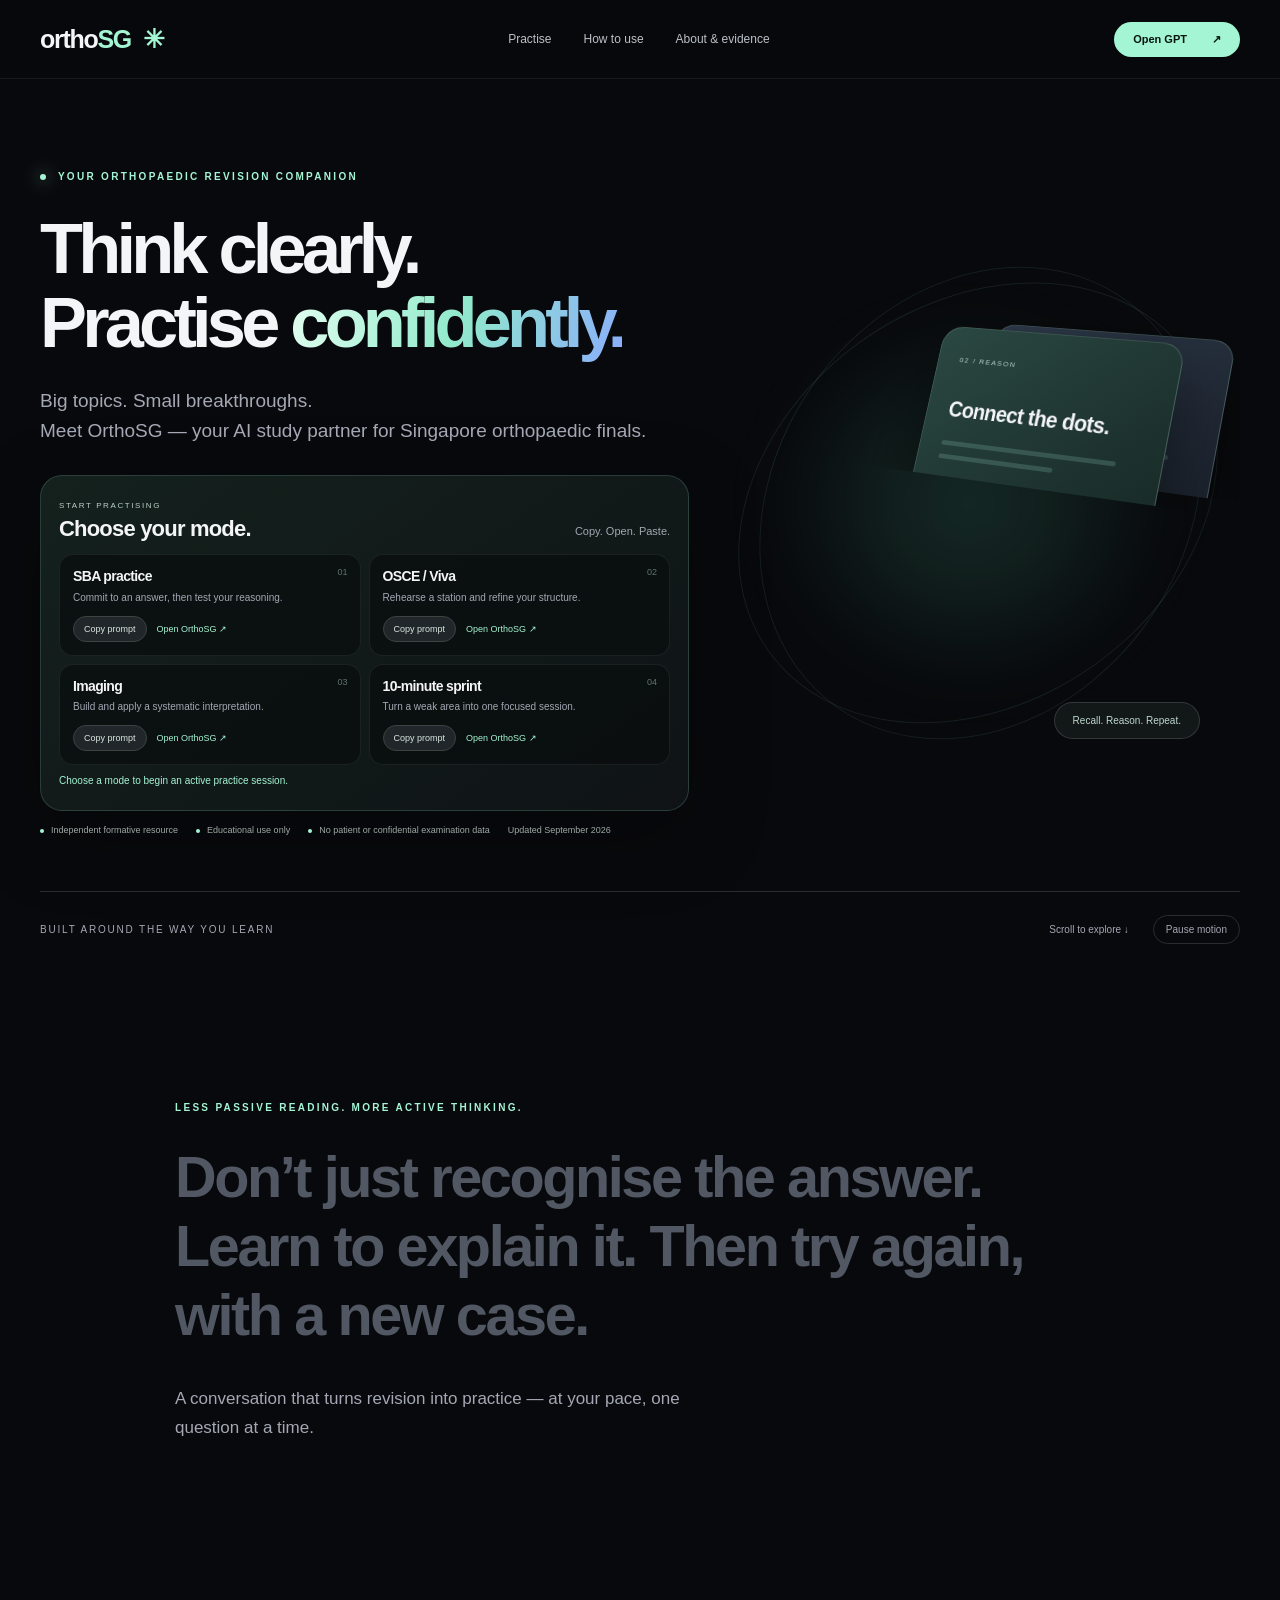
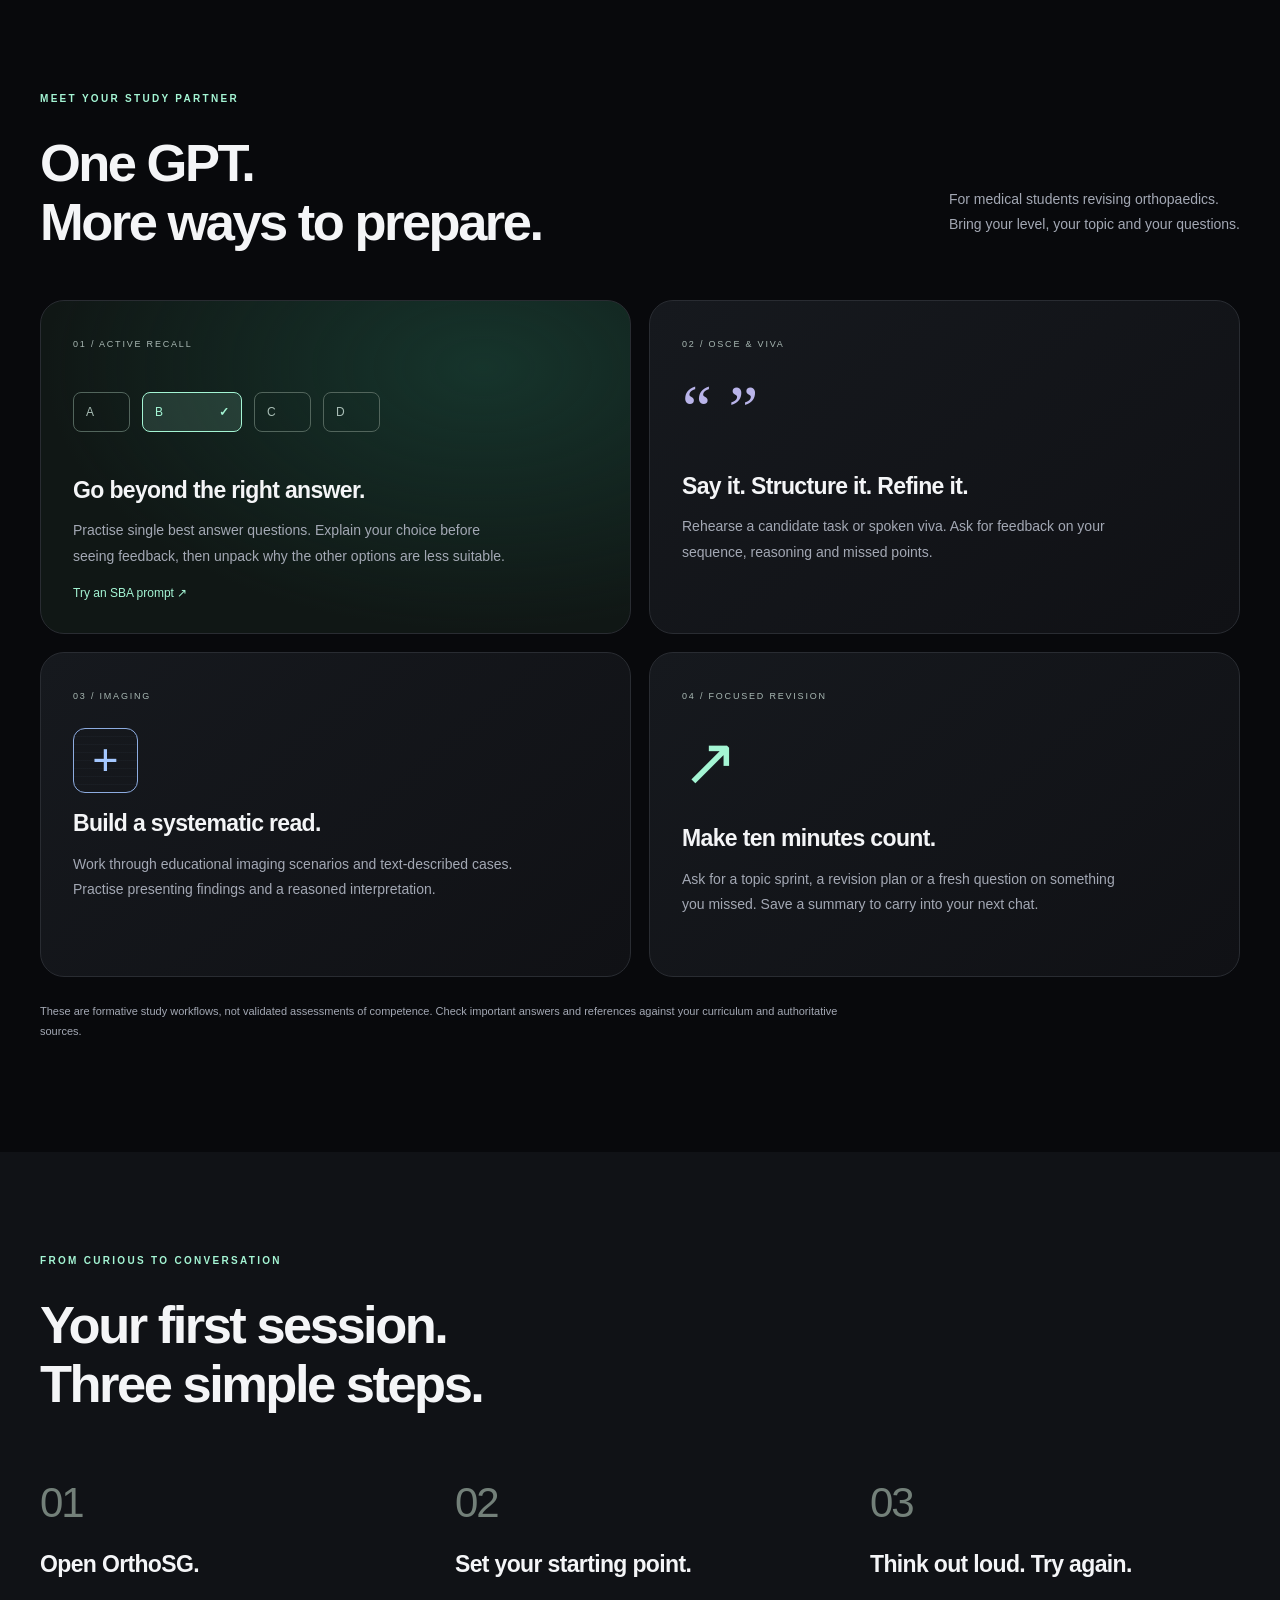
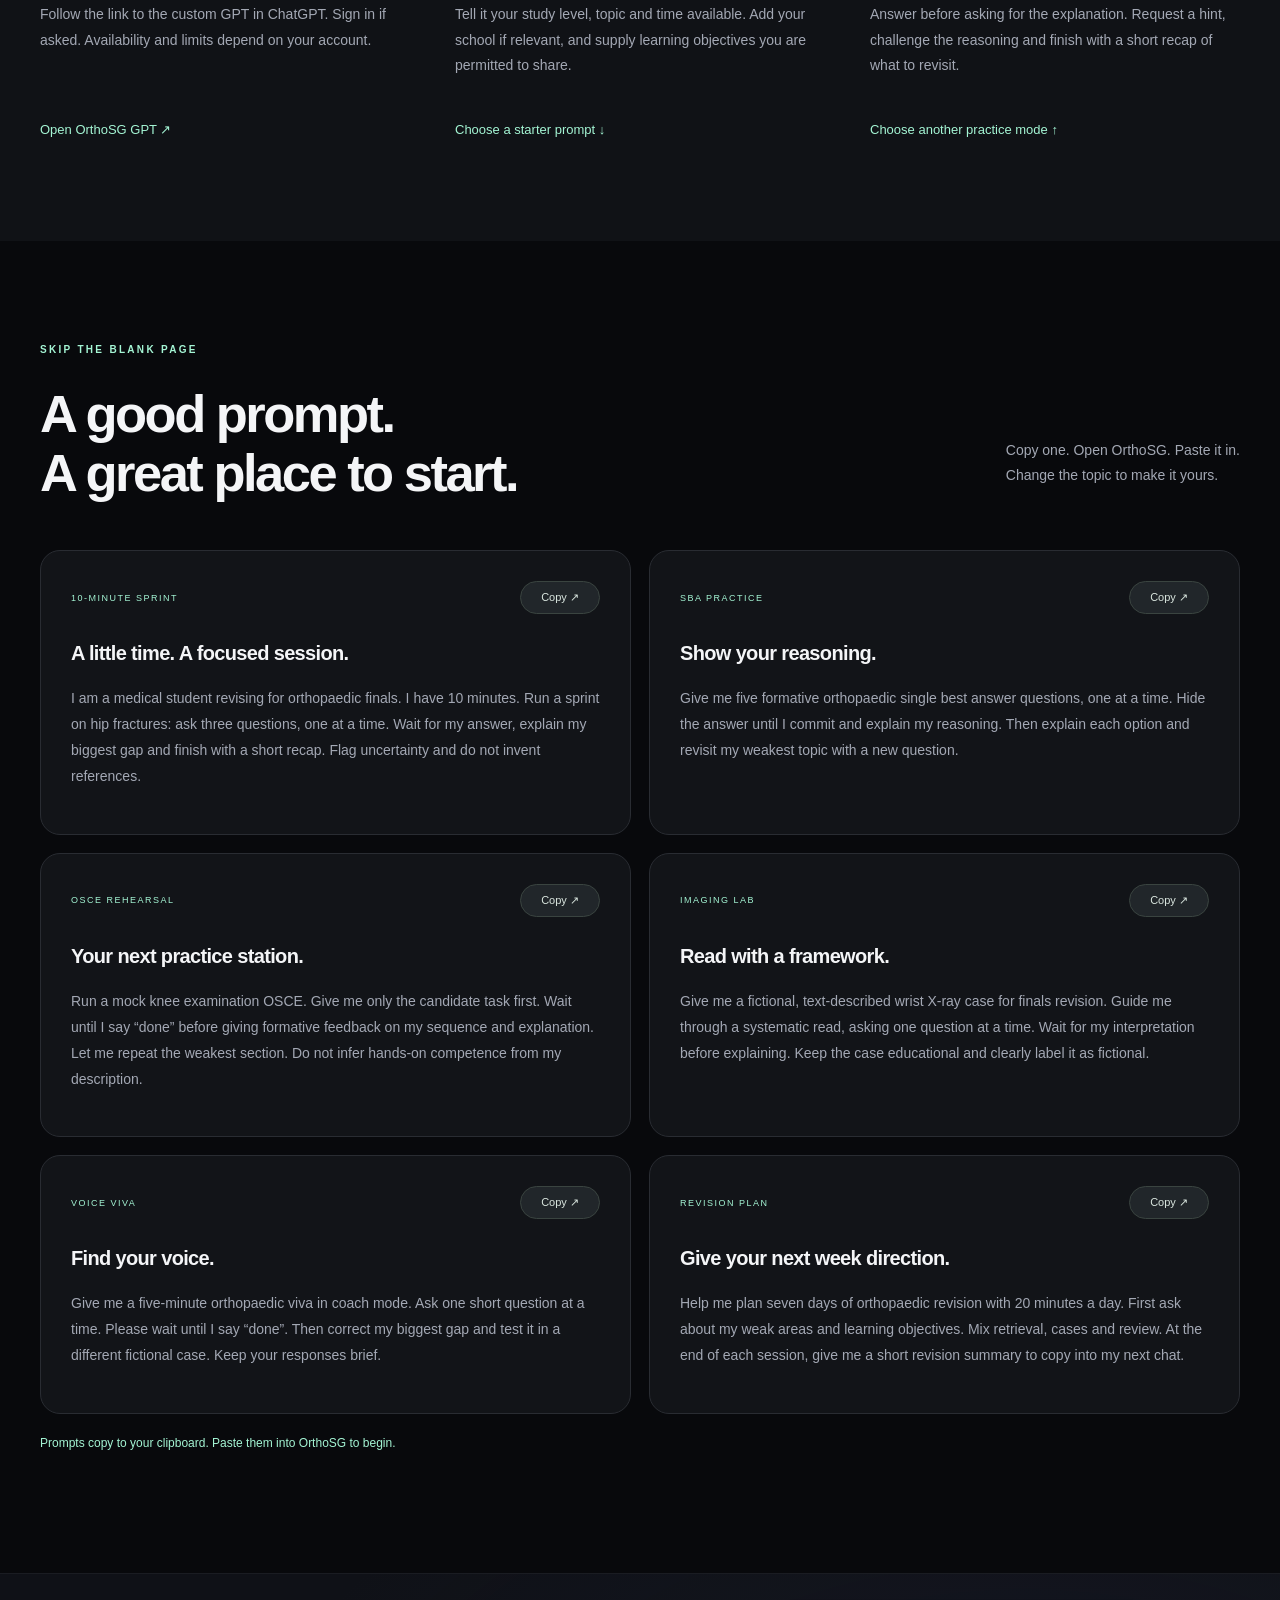
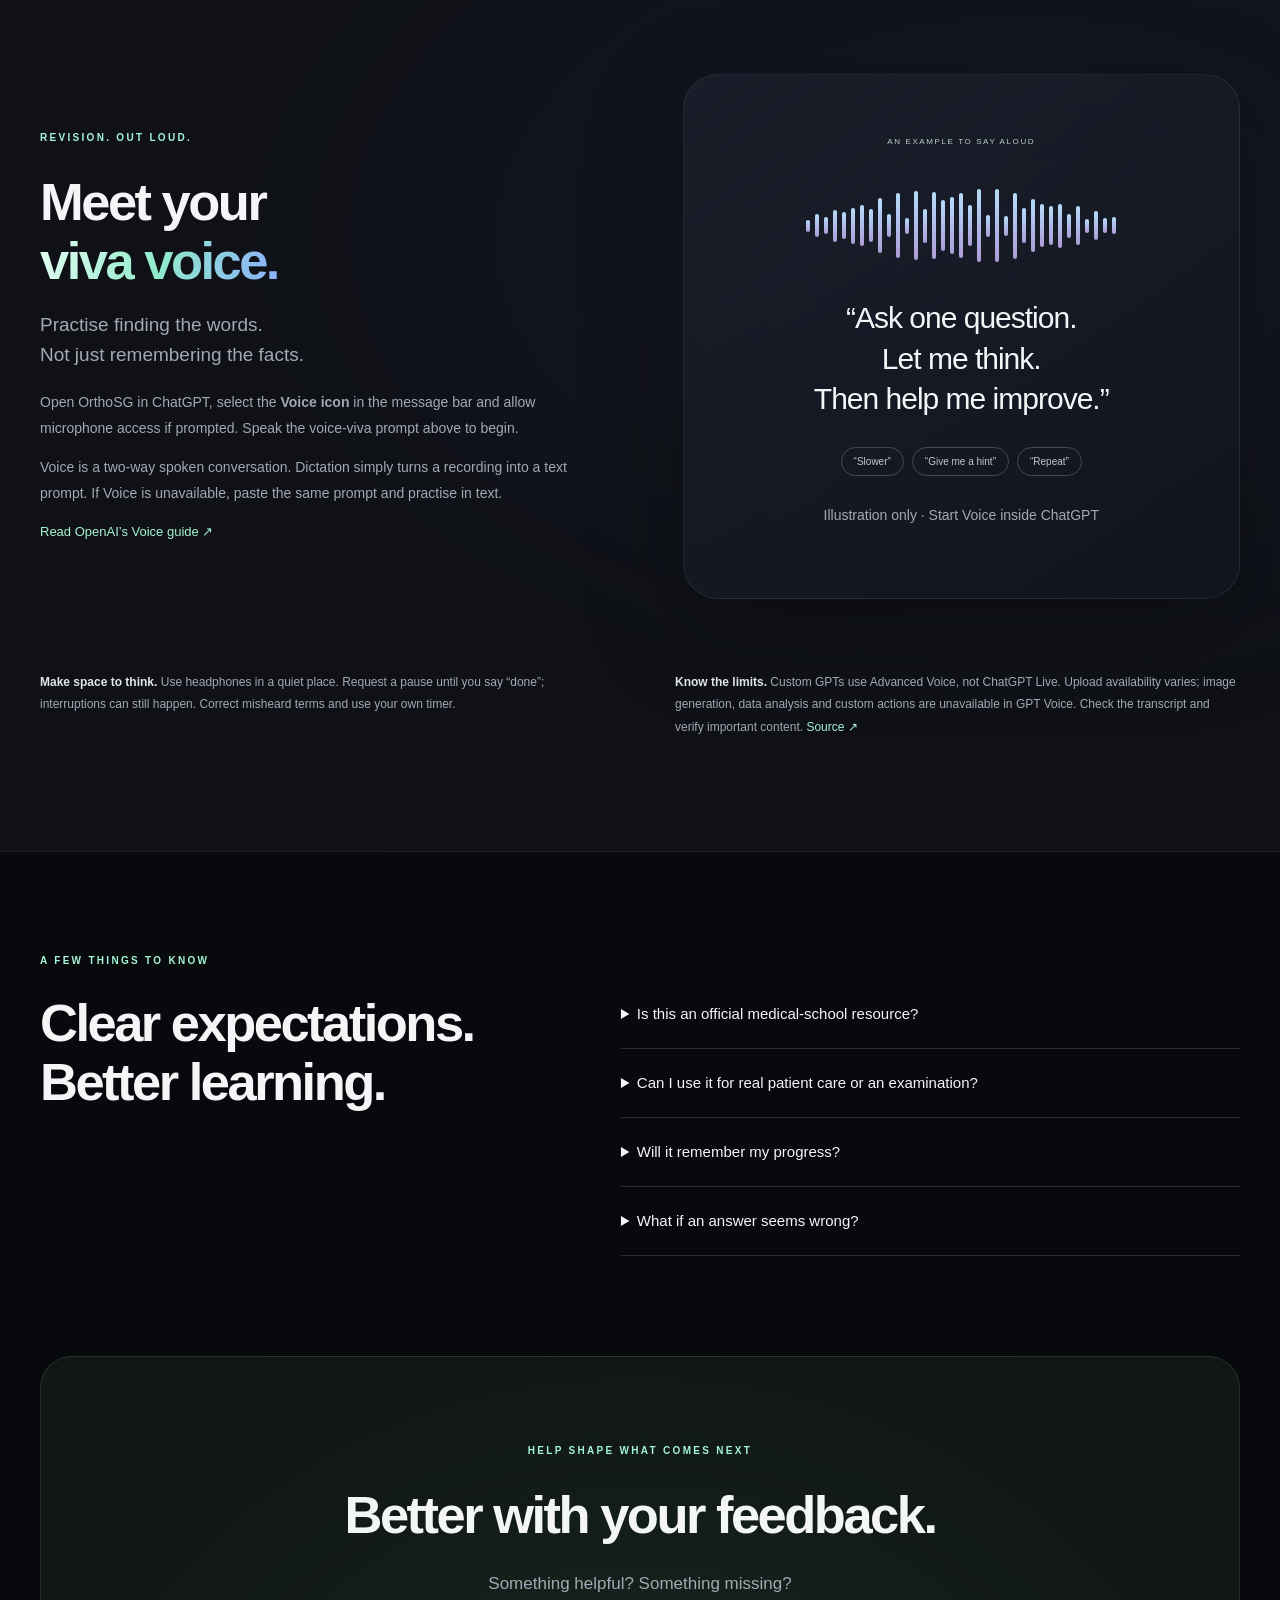
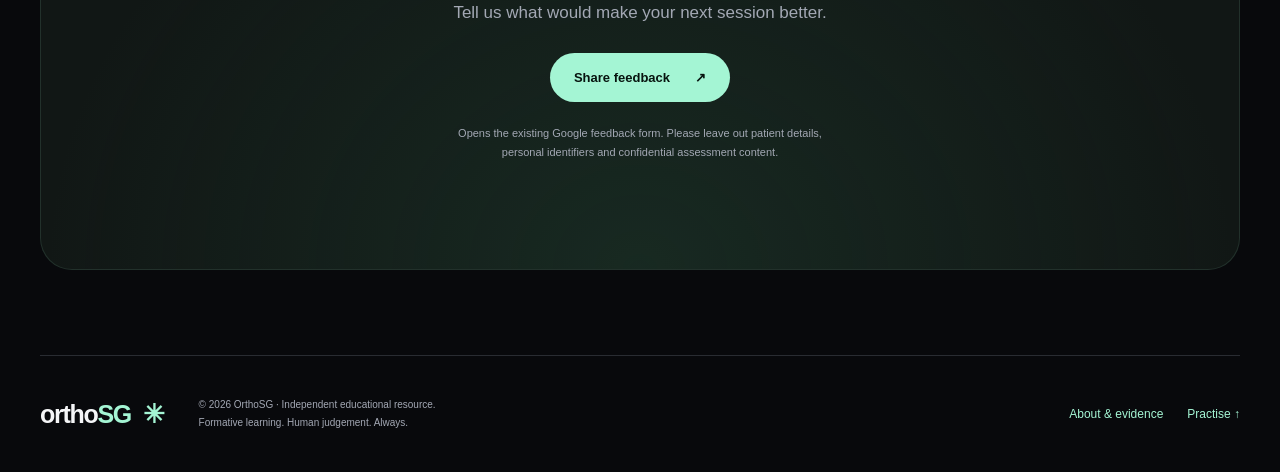
<file: index.html>
<!doctype html>
<html lang="en-GB">
<head>
  <meta charset="utf-8"><meta name="viewport" content="width=device-width,initial-scale=1">
  <title>OrthoSG — Think clearly. Practise confidently.</title>
  <meta name="description" content="Your orthopaedic finals revision companion. Practise SBAs, OSCEs, imaging and spoken vivas with OrthoSG GPT. Copy a prompt and start learning.">
  <meta name="theme-color" content="#08090c">
  <meta property="og:title" content="OrthoSG"><meta property="og:description" content="Orthopaedic revision, one conversation at a time."><meta property="og:type" content="website"><meta property="og:url" content="https://ortho-sg.vercel.app/"><meta property="og:image" content="https://ortho-sg.vercel.app/og.png">
  <link rel="icon" href="https://ortho-sg.vercel.app/favicon.svg" type="image/svg+xml"><link rel="canonical" href="https://ortho-sg.vercel.app/"><link rel="stylesheet" href="styles.css"><script src="script.js" defer></script>
</head>
<body>
<a class="skip" href="#main">Skip to content</a>
<header><nav class="nav wrap" aria-label="Main navigation"><a class="brand" href="#">ortho<span>SG</span><i aria-hidden="true">✳</i></a><div class="nav-links"><a href="#practise">Practise</a><a href="#start">How to use</a><a href="about.html">About &amp; evidence</a></div><a class="button small gpt" href="https://chatgpt.com/g/g-693972e764f481918076f012c25b08e0-ortho-exams-revision-assistant-for-final-year-v7-1">Open GPT <span aria-hidden="true">↗</span></a></nav></header>
<main id="main">
<section class="hero wrap">
  <div class="hero-copy"><p class="eyebrow"><span class="dot"></span> YOUR ORTHOPAEDIC REVISION COMPANION</p><h1>Think clearly.<br>Practise <span class="gradient">confidently.</span></h1><p class="intro">Big topics. Small breakthroughs.<br>Meet OrthoSG — your AI study partner for Singapore orthopaedic finals.</p><div class="practice-launcher" id="practise" aria-labelledby="practise-title"><div class="launcher-head"><div><span class="card-label">START PRACTISING</span><h2 id="practise-title">Choose your mode.</h2></div><span class="micro">Copy. Open. Paste.</span></div><div class="practice-options">
    <article class="practice-option"><span class="mode-number">01</span><h3>SBA practice</h3><p>Commit to an answer, then test your reasoning.</p><p class="mode-prompt sr-only">Give me five formative orthopaedic single best answer questions, one at a time. Hide the answer until I commit and explain my reasoning. Then explain each option and revisit my weakest topic with a new question.</p><div><button class="copy" type="button" aria-label="Copy SBA practice prompt">Copy prompt</button><a class="gpt" href="https://chatgpt.com/g/g-693972e764f481918076f012c25b08e0-ortho-exams-revision-assistant-for-final-year-v7-1">Open OrthoSG ↗</a></div></article>
    <article class="practice-option"><span class="mode-number">02</span><h3>OSCE / Viva</h3><p>Rehearse a station and refine your structure.</p><p class="mode-prompt sr-only">Run a mock knee examination OSCE. Give me only the candidate task first. Wait until I say “done” before giving formative feedback on my sequence and explanation. Let me repeat the weakest section. Do not infer hands-on competence from my description.</p><div><button class="copy" type="button" aria-label="Copy OSCE and viva prompt">Copy prompt</button><a class="gpt" href="https://chatgpt.com/g/g-693972e764f481918076f012c25b08e0-ortho-exams-revision-assistant-for-final-year-v7-1">Open OrthoSG ↗</a></div></article>
    <article class="practice-option"><span class="mode-number">03</span><h3>Imaging</h3><p>Build and apply a systematic interpretation.</p><p class="mode-prompt sr-only">Give me a fictional, text-described wrist X-ray case for finals revision. Guide me through a systematic read, asking one question at a time. Wait for my interpretation before explaining. Keep the case educational and clearly label it as fictional.</p><div><button class="copy" type="button" aria-label="Copy imaging practice prompt">Copy prompt</button><a class="gpt" href="https://chatgpt.com/g/g-693972e764f481918076f012c25b08e0-ortho-exams-revision-assistant-for-final-year-v7-1">Open OrthoSG ↗</a></div></article>
    <article class="practice-option"><span class="mode-number">04</span><h3>10-minute sprint</h3><p>Turn a weak area into one focused session.</p><p class="mode-prompt sr-only">I am a medical student revising for orthopaedic finals. I have 10 minutes. Run a sprint on hip fractures: ask three questions, one at a time. Wait for my answer, explain my biggest gap and finish with a short recap. Flag uncertainty and do not invent references.</p><div><button class="copy" type="button" aria-label="Copy ten-minute revision sprint prompt">Copy prompt</button><a class="gpt" href="https://chatgpt.com/g/g-693972e764f481918076f012c25b08e0-ortho-exams-revision-assistant-for-final-year-v7-1">Open OrthoSG ↗</a></div></article>
  </div><p id="launcher-copy-status" class="copy-status" role="status" aria-live="polite">Choose a mode to begin an active practice session.</p></div><div class="trust-strip" aria-label="OrthoSG trust statement"><span>Independent formative resource</span><span>Educational use only</span><span>No patient or confidential examination data</span><span>Updated September 2026</span></div></div>
  <div class="scene" aria-label="Illustrative 3D study cards showing question, reasoning and review"><div class="halo"></div><div class="orbit orbit-one"></div><div class="orbit orbit-two"></div><div class="deck"><div class="study-card back"><span class="card-label">03 / REVISIT</span><strong>Make it stick.</strong><div class="skeleton-line"></div><div class="skeleton-line short"></div></div><div class="study-card middle"><span class="card-label">02 / REASON</span><strong>Connect the dots.</strong><div class="skeleton-line"></div><div class="skeleton-line short"></div></div><div class="study-card front"><div class="card-top"><span class="card-label">ORTHOSG / VIVA</span><span class="spark">✳</span></div><div class="joint" aria-hidden="true"><div class="bone bone-top"></div><div class="joint-line"></div><div class="bone bone-bottom"></div></div><strong>One case.<br>A clearer way to think.</strong><div class="card-bottom"><span>YOUR NEXT BREAKTHROUGH</span><span>↗</span></div></div></div><span class="floating-label">Recall. Reason. Repeat.</span></div>
  <div class="hero-bottom"><span>BUILT AROUND THE WAY YOU LEARN</span><a href="#capabilities">Scroll to explore ↓</a><button id="motion" type="button" aria-pressed="false">Pause motion</button></div>
</section>
<section class="statement wrap" aria-label="Our learning approach"><p class="eyebrow">LESS PASSIVE READING. MORE ACTIVE THINKING.</p><h2 class="scroll-copy"><span>Don’t just recognise the answer.</span> <span>Learn to explain it.</span> <span>Then try again, with a new case.</span></h2><p class="section-note">A conversation that turns revision into practice — at your pace, one question at a time.</p></section>
<section class="section wrap" id="capabilities"><span id="practice"></span><div class="section-head"><div><p class="eyebrow">MEET YOUR STUDY PARTNER</p><h2>One GPT.<br>More ways to prepare.</h2></div><p>For medical students revising orthopaedics.<br>Bring your level, your topic and your questions.</p></div><div class="cap-grid">
<article class="feature feature-main"><span class="number">01 / ACTIVE RECALL</span><div class="mini-choices" aria-hidden="true"><span>A</span><span class="selected">B <b>✓</b></span><span>C</span><span>D</span></div><h3>Go beyond the right answer.</h3><p>Practise single best answer questions. Explain your choice before seeing feedback, then unpack why the other options are less suitable.</p><a href="#prompts">Try an SBA prompt ↗</a></article>
<article class="feature"><span class="number">02 / OSCE & VIVA</span><div class="feature-symbol" aria-hidden="true">“ ”</div><h3>Say it. Structure it. Refine it.</h3><p>Rehearse a candidate task or spoken viva. Ask for feedback on your sequence, reasoning and missed points.</p></article>
<article class="feature"><span class="number">03 / IMAGING</span><div class="scan-icon" aria-hidden="true"><span>+</span></div><h3>Build a systematic read.</h3><p>Work through educational imaging scenarios and text-described cases. Practise presenting findings and a reasoned interpretation.</p></article>
<article class="feature"><span class="number">04 / FOCUSED REVISION</span><div class="feature-symbol mint" aria-hidden="true">↗</div><h3>Make ten minutes count.</h3><p>Ask for a topic sprint, a revision plan or a fresh question on something you missed. Save a summary to carry into your next chat.</p></article></div><p class="micro safety">These are formative study workflows, not validated assessments of competence. Check important answers and references against your curriculum and authoritative sources.</p></section>
<section class="section start-section" id="start"><span id="how"></span><div class="wrap"><p class="eyebrow">FROM CURIOUS TO CONVERSATION</p><h2>Your first session.<br>Three simple steps.</h2><div class="steps"><article><span>01</span><h3>Open OrthoSG.</h3><p>Follow the link to the custom GPT in ChatGPT. Sign in if asked. Availability and limits depend on your account.</p><a class="text-link gpt" href="https://chatgpt.com/g/g-693972e764f481918076f012c25b08e0-ortho-exams-revision-assistant-for-final-year-v7-1">Open OrthoSG GPT ↗</a></article><article><span>02</span><h3>Set your starting point.</h3><p>Tell it your study level, topic and time available. Add your school if relevant, and supply learning objectives you are permitted to share.</p><a class="text-link" href="#prompts">Choose a starter prompt ↓</a></article><article><span>03</span><h3>Think out loud. Try again.</h3><p>Answer before asking for the explanation. Request a hint, challenge the reasoning and finish with a short recap of what to revisit.</p><a class="text-link" href="#practise">Choose another practice mode ↑</a></article></div></div></section>
<section class="section wrap" id="prompts"><div class="section-head"><div><p class="eyebrow">SKIP THE BLANK PAGE</p><h2>A good prompt.<br>A great place to start.</h2></div><p>Copy one. Open OrthoSG. Paste it in.<br>Change the topic to make it yours.</p></div><div class="prompt-grid">
<article class="prompt-card"><div><span class="tag">10-MINUTE SPRINT</span><button class="copy" type="button" aria-label="Copy ten-minute sprint prompt">Copy ↗</button></div><h3>A little time. A focused session.</h3><p class="prompt-text">I am a medical student revising for orthopaedic finals. I have 10 minutes. Run a sprint on hip fractures: ask three questions, one at a time. Wait for my answer, explain my biggest gap and finish with a short recap. Flag uncertainty and do not invent references.</p></article>
<article class="prompt-card"><div><span class="tag">SBA PRACTICE</span><button class="copy" type="button" aria-label="Copy SBA practice prompt">Copy ↗</button></div><h3>Show your reasoning.</h3><p class="prompt-text">Give me five formative orthopaedic single best answer questions, one at a time. Hide the answer until I commit and explain my reasoning. Then explain each option and revisit my weakest topic with a new question.</p></article>
<article class="prompt-card"><div><span class="tag">OSCE REHEARSAL</span><button class="copy" type="button" aria-label="Copy OSCE rehearsal prompt">Copy ↗</button></div><h3>Your next practice station.</h3><p class="prompt-text">Run a mock knee examination OSCE. Give me only the candidate task first. Wait until I say “done” before giving formative feedback on my sequence and explanation. Let me repeat the weakest section. Do not infer hands-on competence from my description.</p></article>
<article class="prompt-card"><div><span class="tag">IMAGING LAB</span><button class="copy" type="button" aria-label="Copy imaging prompt">Copy ↗</button></div><h3>Read with a framework.</h3><p class="prompt-text">Give me a fictional, text-described wrist X-ray case for finals revision. Guide me through a systematic read, asking one question at a time. Wait for my interpretation before explaining. Keep the case educational and clearly label it as fictional.</p></article>
<article class="prompt-card"><div><span class="tag">VOICE VIVA</span><button class="copy" type="button" aria-label="Copy voice viva prompt">Copy ↗</button></div><h3>Find your voice.</h3><p class="prompt-text">Give me a five-minute orthopaedic viva in coach mode. Ask one short question at a time. Please wait until I say “done”. Then correct my biggest gap and test it in a different fictional case. Keep your responses brief.</p></article>
<article class="prompt-card"><div><span class="tag">REVISION PLAN</span><button class="copy" type="button" aria-label="Copy revision plan prompt">Copy ↗</button></div><h3>Give your next week direction.</h3><p class="prompt-text">Help me plan seven days of orthopaedic revision with 20 minutes a day. First ask about my weak areas and learning objectives. Mix retrieval, cases and review. At the end of each session, give me a short revision summary to copy into my next chat.</p></article></div><p id="copy-status" class="copy-status" role="status" aria-live="polite">Prompts copy to your clipboard. Paste them into OrthoSG to begin.</p></section>
<section class="voice-section section" id="voice"><div class="wrap voice-grid"><div><p class="eyebrow">REVISION. OUT LOUD.</p><h2>Meet your<br><span class="gradient">viva voice.</span></h2><p class="intro">Practise finding the words.<br>Not just remembering the facts.</p><p>Open OrthoSG in ChatGPT, select the <strong>Voice icon</strong> in the message bar and allow microphone access if prompted. Speak the voice-viva prompt above to begin.</p><p>Voice is a two-way spoken conversation. Dictation simply turns a recording into a text prompt. If Voice is unavailable, paste the same prompt and practise in text.</p><a class="text-link" href="https://help.openai.com/en/articles/20001274">Read OpenAI’s Voice guide ↗</a></div><div class="voice-demo"><span class="card-label">AN EXAMPLE TO SAY ALOUD</span><div class="waveform" aria-hidden="true"></div><blockquote>“Ask one question.<br>Let me think.<br>Then help me improve.”</blockquote><div class="voice-chips"><span>“Slower”</span><span>“Give me a hint”</span><span>“Repeat”</span></div><p class="micro">Illustration only · Start Voice inside ChatGPT</p></div></div><div class="wrap voice-notes"><p><strong>Make space to think.</strong> Use headphones in a quiet place. Request a pause until you say “done”; interruptions can still happen. Correct misheard terms and use your own timer.</p><p><strong>Know the limits.</strong> Custom GPTs use Advanced Voice, not ChatGPT Live. Upload availability varies; image generation, data analysis and custom actions are unavailable in GPT Voice. Check the transcript and verify important content. <a href="https://help.openai.com/en/articles/20001274">Source ↗</a></p></div></section>
<section class="section wrap faq-section" id="faq"><span id="evidence" hidden></span><p class="eyebrow">A FEW THINGS TO KNOW</p><h2>Clear expectations.<br>Better learning.</h2><div class="faqs"><details><summary>Is this an official medical-school resource?</summary><p>No. OrthoSG is an independent educational resource for formative revision. It is not affiliated with a medical school or healthcare institution. Follow your own curriculum, local guidance and supervisors.</p></details><details><summary>Can I use it for real patient care or an examination?</summary><p>Use fictional or appropriately de-identified educational scenarios only. Do not enter patient identifiers, confidential records or restricted examination material. OrthoSG does not provide patient-specific clinical decisions, certify competence or replace supervision. Follow your assessment rules.</p></details><details><summary>Will it remember my progress?</summary><p>Do not rely on continuity across chats. Ask for a revision summary, check it, and manually paste it into the next conversation. Keep personal and patient identifiers out of that summary.</p></details><details><summary>What if an answer seems wrong?</summary><p>Ask the GPT to explain its uncertainty and provide a verifiable source. Check that the source exists and supports the claim. Use the feedback link below to report a problem without including sensitive information.</p></details></div></section>
<section class="feedback wrap" id="feedback"><p class="eyebrow">HELP SHAPE WHAT COMES NEXT</p><h2>Better with your feedback.</h2><p>Something helpful? Something missing?<br>Tell us what would make your next session better.</p><a class="button" href="https://forms.gle/eQ61Pxj2G6DMyGLh9">Share feedback <span aria-hidden="true">↗</span></a><p class="micro">Opens the existing Google feedback form. Please leave out patient details,<br>personal identifiers and confidential assessment content.</p></section>
</main><footer class="wrap"><a class="brand" href="#">ortho<span>SG</span><i aria-hidden="true">✳</i></a><p>© 2026 OrthoSG · Independent educational resource.<br>Formative learning. Human judgement. Always.</p><div class="footer-links"><a href="about.html">About &amp; evidence</a><a href="#practise">Practise ↑</a></div></footer>
</body></html>
</file>
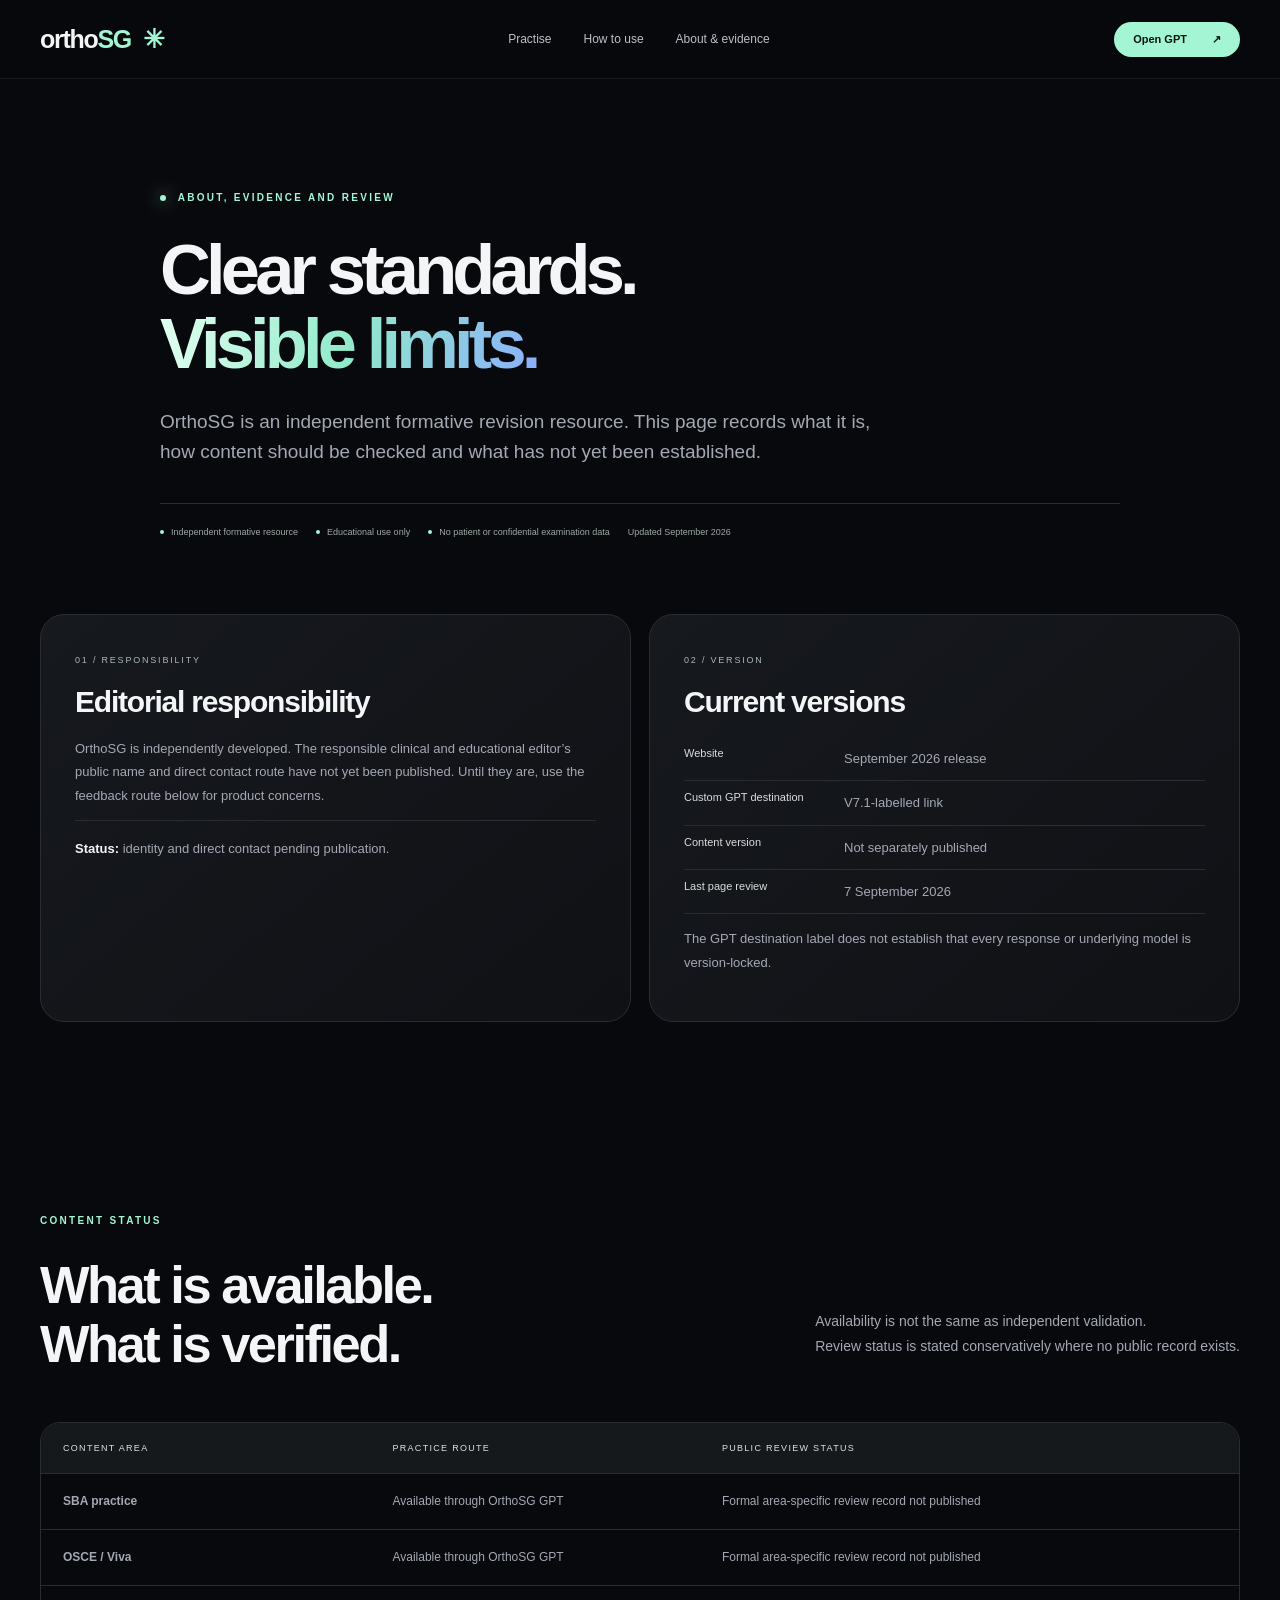
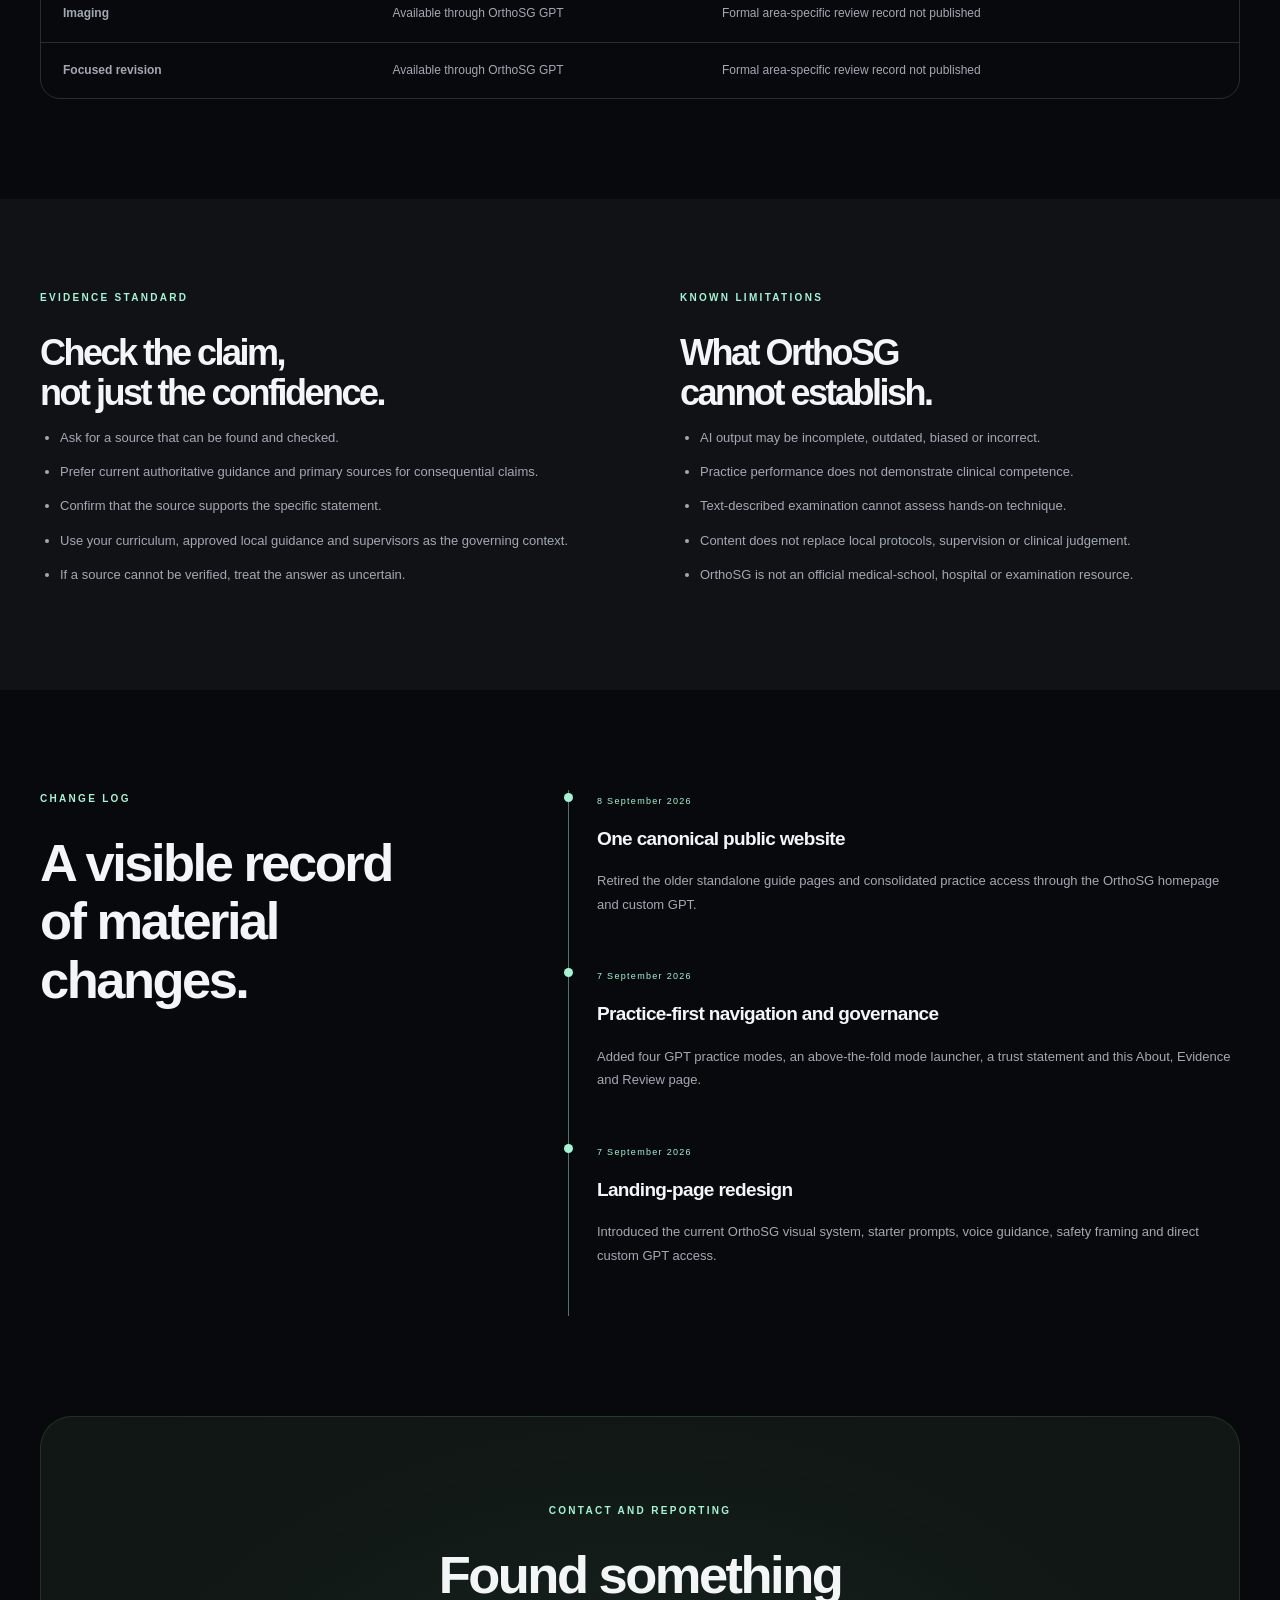
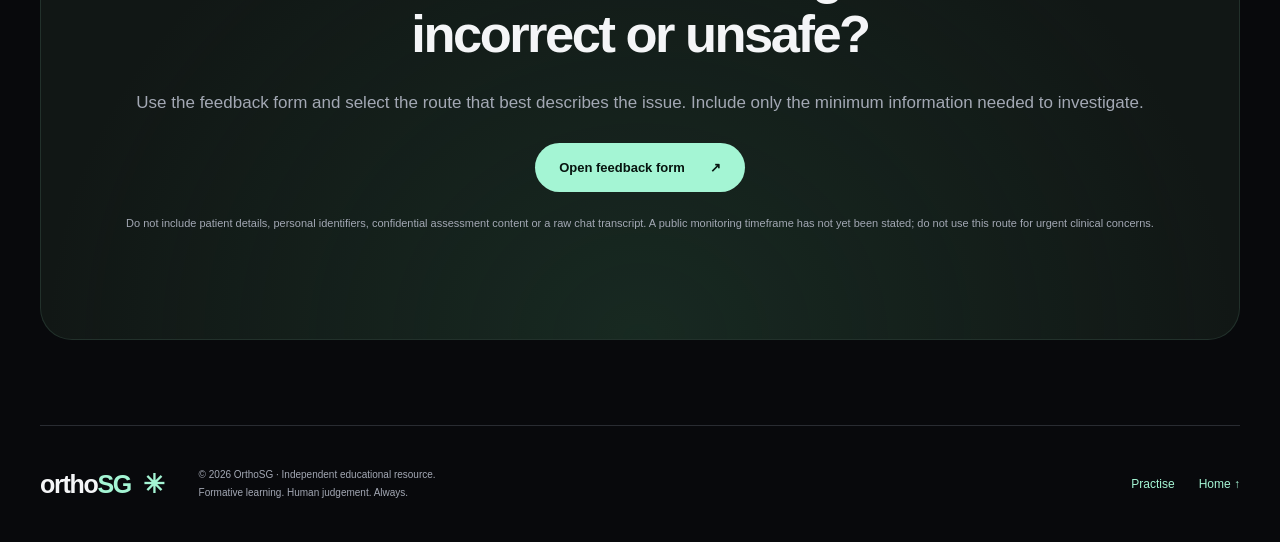
<file: about.html>
<!doctype html>
<html lang="en-GB">
<head>
  <meta charset="utf-8"><meta name="viewport" content="width=device-width,initial-scale=1">
  <title>About, evidence and review — OrthoSG</title>
  <meta name="description" content="How OrthoSG is governed, reviewed and updated, including evidence standards, content status and known limitations.">
  <meta name="theme-color" content="#08090c"><link rel="icon" href="favicon.svg" type="image/svg+xml"><link rel="canonical" href="https://ortho-sg.vercel.app/about.html"><link rel="stylesheet" href="styles.css">
</head>
<body>
<a class="skip" href="#main">Skip to content</a>
<header><nav class="nav wrap" aria-label="Main navigation"><a class="brand" href="index.html">ortho<span>SG</span><i aria-hidden="true">✳</i></a><div class="nav-links"><a href="index.html#practise">Practise</a><a href="index.html#start">How to use</a><a href="about.html" aria-current="page">About &amp; evidence</a></div><a class="button small gpt" href="https://chatgpt.com/g/g-693972e764f481918076f012c25b08e0-ortho-exams-revision-assistant-for-final-year-v7-1">Open GPT <span aria-hidden="true">↗</span></a></nav></header>
<main id="main" class="about-main">
  <section class="about-hero wrap"><p class="eyebrow"><span class="dot"></span> ABOUT, EVIDENCE AND REVIEW</p><h1>Clear standards.<br><span class="gradient">Visible limits.</span></h1><p class="intro">OrthoSG is an independent formative revision resource. This page records what it is, how content should be checked and what has not yet been established.</p><div class="trust-strip" aria-label="OrthoSG trust statement"><span>Independent formative resource</span><span>Educational use only</span><span>No patient or confidential examination data</span><span>Updated September 2026</span></div></section>
  <section class="about-grid wrap" aria-label="OrthoSG governance summary">
    <article><span class="number">01 / RESPONSIBILITY</span><h2>Editorial responsibility</h2><p>OrthoSG is independently developed. The responsible clinical and educational editor’s public name and direct contact route have not yet been published. Until they are, use the feedback route below for product concerns.</p><p class="status-note"><strong>Status:</strong> identity and direct contact pending publication.</p></article>
    <article><span class="number">02 / VERSION</span><h2>Current versions</h2><dl><div><dt>Website</dt><dd>September 2026 release</dd></div><div><dt>Custom GPT destination</dt><dd>V7.1-labelled link</dd></div><div><dt>Content version</dt><dd>Not separately published</dd></div><div><dt>Last page review</dt><dd>7 September 2026</dd></div></dl><p class="micro">The GPT destination label does not establish that every response or underlying model is version-locked.</p></article>
  </section>
  <section class="section wrap review-section"><div class="section-head"><div><p class="eyebrow">CONTENT STATUS</p><h2>What is available.<br>What is verified.</h2></div><p>Availability is not the same as independent validation.<br>Review status is stated conservatively where no public record exists.</p></div><div class="review-table" role="table" aria-label="Content-area review status"><div class="review-row review-head" role="row"><span role="columnheader">Content area</span><span role="columnheader">Practice route</span><span role="columnheader">Public review status</span></div><div class="review-row" role="row"><strong role="cell">SBA practice</strong><span role="cell">Available through OrthoSG GPT</span><span role="cell">Formal area-specific review record not published</span></div><div class="review-row" role="row"><strong role="cell">OSCE / Viva</strong><span role="cell">Available through OrthoSG GPT</span><span role="cell">Formal area-specific review record not published</span></div><div class="review-row" role="row"><strong role="cell">Imaging</strong><span role="cell">Available through OrthoSG GPT</span><span role="cell">Formal area-specific review record not published</span></div><div class="review-row" role="row"><strong role="cell">Focused revision</strong><span role="cell">Available through OrthoSG GPT</span><span role="cell">Formal area-specific review record not published</span></div></div></section>
  <section class="principles-section"><div class="wrap principles-grid"><article><p class="eyebrow">EVIDENCE STANDARD</p><h2>Check the claim,<br>not just the confidence.</h2><ul><li>Ask for a source that can be found and checked.</li><li>Prefer current authoritative guidance and primary sources for consequential claims.</li><li>Confirm that the source supports the specific statement.</li><li>Use your curriculum, approved local guidance and supervisors as the governing context.</li><li>If a source cannot be verified, treat the answer as uncertain.</li></ul></article><article><p class="eyebrow">KNOWN LIMITATIONS</p><h2>What OrthoSG<br>cannot establish.</h2><ul><li>AI output may be incomplete, outdated, biased or incorrect.</li><li>Practice performance does not demonstrate clinical competence.</li><li>Text-described examination cannot assess hands-on technique.</li><li>Content does not replace local protocols, supervision or clinical judgement.</li><li>OrthoSG is not an official medical-school, hospital or examination resource.</li></ul></article></div></section>
  <section class="section wrap change-section"><div><p class="eyebrow">CHANGE LOG</p><h2>A visible record<br>of material changes.</h2></div><div class="timeline"><article><time datetime="2026-09-08">8 September 2026</time><h3>One canonical public website</h3><p>Retired the older standalone guide pages and consolidated practice access through the OrthoSG homepage and custom GPT.</p></article><article><time datetime="2026-09-07">7 September 2026</time><h3>Practice-first navigation and governance</h3><p>Added four GPT practice modes, an above-the-fold mode launcher, a trust statement and this About, Evidence and Review page.</p></article><article><time datetime="2026-09-07">7 September 2026</time><h3>Landing-page redesign</h3><p>Introduced the current OrthoSG visual system, starter prompts, voice guidance, safety framing and direct custom GPT access.</p></article></div></section>
  <section class="feedback wrap"><p class="eyebrow">CONTACT AND REPORTING</p><h2>Found something<br>incorrect or unsafe?</h2><p>Use the feedback form and select the route that best describes the issue. Include only the minimum information needed to investigate.</p><a class="button" href="https://forms.gle/eQ61Pxj2G6DMyGLh9">Open feedback form <span aria-hidden="true">↗</span></a><p class="micro">Do not include patient details, personal identifiers, confidential assessment content or a raw chat transcript. A public monitoring timeframe has not yet been stated; do not use this route for urgent clinical concerns.</p></section>
</main>
<footer class="wrap"><a class="brand" href="index.html">ortho<span>SG</span><i aria-hidden="true">✳</i></a><p>© 2026 OrthoSG · Independent educational resource.<br>Formative learning. Human judgement. Always.</p><div class="footer-links"><a href="index.html#practise">Practise</a><a href="index.html">Home ↑</a></div></footer>
</body></html>
</file>
<file: styles.css>
:root{color-scheme:dark;--bg:#08090c;--panel:#121418;--text:#f4f5f7;--muted:#a3a8b4;--mint:#a4f5d4;--line:#292c32}*{box-sizing:border-box}html{scroll-behavior:smooth;scroll-padding-top:90px}body{margin:0;background:var(--bg);color:var(--text);font-family:Inter,-apple-system,BlinkMacSystemFont,"Segoe UI",sans-serif;-webkit-font-smoothing:antialiased}a{color:inherit;text-decoration:none}button{font:inherit;cursor:pointer}button,a,summary{-webkit-tap-highlight-color:transparent}a:focus-visible,button:focus-visible,summary:focus-visible{outline:2px solid var(--mint);outline-offset:6px}a:hover{color:var(--mint)}.wrap{width:min(1200px,calc(100% - 80px));margin-inline:auto}.skip{position:fixed;left:20px;top:-70px;padding:15px;background:var(--mint);color:#08090c;z-index:100}.skip:focus{top:10px}header{position:sticky;top:0;z-index:20;background:#08090ce8;backdrop-filter:blur(20px);border-bottom:1px solid #ffffff12}.nav{height:78px;display:flex;align-items:center;justify-content:space-between;gap:25px}.brand{font-size:25px;font-weight:740;letter-spacing:-1.3px;display:flex;align-items:center}.brand span{color:var(--mint)}.brand i{font-size:26px;font-style:normal;margin-left:12px;color:var(--mint)}.nav-links{display:flex;gap:32px;font-size:12px;color:#bbc0c9}.button{display:inline-flex;align-items:center;justify-content:center;gap:25px;padding:17px 24px;border-radius:30px;background:var(--mint);color:#07140f;font-size:13px;font-weight:650;transition:transform .25s,background .25s}.button:hover{background:#d0ffe9;color:#07140f;transform:translateY(-3px)}.button.small{padding:11px 19px;font-size:11px}.hero{min-height:780px;position:relative;display:grid;grid-template-columns:1.2fr 1fr;align-items:center;gap:10px;padding-top:55px;padding-bottom:120px}.eyebrow{font-size:10px;line-height:1.7;letter-spacing:2.3px;font-weight:600;color:var(--mint);margin:0 0 27px}.dot{display:inline-block;width:6px;height:6px;border-radius:50%;background:var(--mint);margin-right:7px;box-shadow:0 0 18px #a4f5d4}h1{font-size:clamp(48px,5.5vw,79px);line-height:1.05;letter-spacing:-4.8px;margin:0 0 26px;font-weight:650}.gradient{background:linear-gradient(105deg,#e4fff2,#91eacb 50%,#8aaefb);background-clip:text;-webkit-background-clip:text;color:transparent}.intro{font-size:19px;line-height:1.6;color:var(--muted)}.actions{display:flex;align-items:center;gap:27px;margin:30px 0 18px}.text-link{font-size:13px;color:var(--mint);line-height:1.7}.micro{font-size:11px;line-height:1.8;color:var(--muted)}.hero-bottom{position:absolute;bottom:35px;left:0;right:0;display:flex;align-items:center;gap:24px;border-top:1px solid var(--line);padding-top:23px;color:var(--muted);font-size:10px}.hero-bottom>span{letter-spacing:1.8px;margin-right:auto}.hero-bottom button{border:1px solid var(--line);background:none;color:var(--muted);border-radius:20px;padding:8px 12px;font-size:10px}.scene{position:relative;height:500px;perspective:1100px;display:grid;place-items:center;isolation:isolate}.halo{position:absolute;inset:8%;background:radial-gradient(ellipse,#5eddb52b,transparent 65%);filter:blur(30px);z-index:-1}.deck{height:350px;width:270px;position:relative;transform-style:preserve-3d;transform:rotateY(-23deg) rotateX(12deg) rotateZ(8deg);animation:levitate 9s ease-in-out infinite}.study-card{position:absolute;inset:0;border:1px solid #6c8d846e;border-radius:23px;padding:25px;background:linear-gradient(140deg,#263c39,#131c20 45%,#131824);box-shadow:0 25px 75px #0008;backface-visibility:hidden}.study-card.back{transform:translate3d(76px,-48px,-100px);background:linear-gradient(140deg,#303d4e,#11151d)}.study-card.middle{transform:translate3d(38px,-24px,-50px);background:linear-gradient(140deg,#2b4843,#101e1b)}.card-label{font-size:8px;letter-spacing:1.6px;color:#bbcfc8}.card-top,.card-bottom{display:flex;justify-content:space-between;align-items:center}.spark{font-size:22px;color:var(--mint)}.study-card strong{display:block;font-size:23px;letter-spacing:-.7px;font-weight:550;line-height:1.25}.study-card.back strong,.study-card.middle strong{margin-top:35px}.skeleton-line{width:90%;height:5px;background:#8ac3b43b;border-radius:4px;margin-top:20px}.skeleton-line.short{width:60%;margin-top:10px}.card-bottom{border-top:1px solid #ffffff21;margin-top:22px;padding-top:15px;font-size:7px;letter-spacing:1.5px;color:#b3c8bf}.card-bottom>span:last-child{font-size:17px}.joint{height:150px;position:relative;margin:5px 0 8px;filter:drop-shadow(0 0 15px #a4f5d443)}.bone{position:absolute;width:31px;height:62px;background:linear-gradient(90deg,#54766e,#daf8eb 46%,#658f82);left:calc(50% - 15px)}.bone:before,.bone:after{content:"";position:absolute;width:33px;height:30px;border-radius:50%;background:linear-gradient(130deg,#d9f3e7,#507c6e);bottom:-6px}.bone:before{left:-13px}.bone:after{right:-13px}.bone-top{top:0;border-radius:12px 12px 5px 5px;transform:rotate(-9deg)}.bone-bottom{bottom:0;transform:rotate(186deg);border-radius:12px 12px 5px 5px}.joint-line{position:absolute;top:73px;left:calc(50% - 31px);height:2px;width:63px;background:var(--mint);box-shadow:0 0 15px var(--mint)}.orbit{position:absolute;left:4%;top:10%;width:95%;height:80%;border:1px solid #a4f5d416;border-radius:50%;transform:rotate(-35deg)}.orbit-two{transform:rotate(35deg);width:76%;left:14%;height:100%;top:0}.floating-label{position:absolute;bottom:14px;right:40px;padding:12px 18px;border:1px solid #ffffff24;border-radius:30px;background:#151b1ad9;color:#bdd8cc;font-size:10px;backdrop-filter:blur(15px)}@keyframes levitate{0%,100%{transform:translateY(0) rotateY(-23deg) rotateX(12deg) rotateZ(8deg)}50%{transform:translateY(-18px) rotateY(-12deg) rotateX(7deg) rotateZ(4deg)}}.statement{padding:120px 0 130px;max-width:930px}.scroll-copy{font-size:clamp(35px,4.5vw,62px);line-height:1.2;letter-spacing:-2.4px}.scroll-copy span{transition:color .4s}.motion-enabled .scroll-copy span{color:#525863}.motion-enabled .scroll-copy span.lit{color:var(--text)}.section-note{font-size:17px;color:var(--muted);line-height:1.7;max-width:540px;margin-top:35px}.section{padding-block:100px}h2{font-size:clamp(35px,4.1vw,56px);letter-spacing:-2.5px;line-height:1.12;margin:0;font-weight:600}h3{font-size:23px;letter-spacing:-.65px;line-height:1.25;font-weight:550}.section-head{display:flex;justify-content:space-between;align-items:flex-end;gap:30px;margin-bottom:48px}.section-head>p{font-size:14px;line-height:1.8;color:var(--muted)}.cap-grid{display:grid;grid-template-columns:repeat(2,1fr);gap:18px}.feature{min-height:325px;padding:32px;border:1px solid var(--line);border-radius:24px;background:linear-gradient(140deg,#16191e,#101115);position:relative;overflow:hidden}.feature-main{background:radial-gradient(ellipse at 75% 20%,#194337aa,transparent 70%),#101715}.number{font-size:9px;letter-spacing:1.8px;color:#a9b9b4}.feature p{font-size:14px;line-height:1.8;color:var(--muted);max-width:440px}.feature a{font-size:12px;color:var(--mint)}.feature h3{margin:16px 0 10px}.feature-symbol{font-size:67px;height:85px;color:#b9b4e9;font-family:Georgia,serif;margin-top:20px}.feature-symbol.mint{color:var(--mint)}.mini-choices{display:flex;gap:12px;height:95px;align-items:center;margin-top:14px}.mini-choices span{display:flex;align-items:center;justify-content:space-between;width:57px;height:40px;border:1px solid #52655c;border-radius:8px;padding:12px;font-size:12px;color:#a8bdb5}.mini-choices .selected{background:#a4f5d421;border-color:var(--mint);color:var(--mint);width:100px}.scan-icon{margin-top:25px;border:1px solid #8dace0;width:65px;height:65px;border-radius:12px;display:grid;place-items:center;background:repeating-linear-gradient(0deg,transparent 0 7px,#94b0de12 8px)}.scan-icon span{font-size:45px;color:#a4c7ff;font-weight:200}.safety{max-width:820px;margin-top:25px}.start-section{background:#101216}.steps{display:grid;grid-template-columns:repeat(3,1fr);gap:45px;margin-top:65px}.steps article>span{font-size:42px;font-weight:300;color:#738079;letter-spacing:-2px}.steps p{font-size:14px;line-height:1.85;color:var(--muted);min-height:103px}.prompt-grid{display:grid;grid-template-columns:1fr 1fr;gap:18px}.prompt-card{padding:30px;border:1px solid var(--line);border-radius:20px;background:var(--panel)}.prompt-card>div{display:flex;justify-content:space-between;align-items:center;gap:12px}.tag{font-size:9px;letter-spacing:1.5px;color:var(--mint)}.copy{background:#21262a;color:#dae6df;border:1px solid #3a4440;padding:9px 14px;border-radius:20px;font-size:11px;min-width:80px}.copy:hover{background:#35453c}.prompt-card h3{font-size:20px;margin-top:27px}.prompt-text{font-size:14px;line-height:1.85;color:var(--muted);user-select:text}.copy-status{min-height:25px;font-size:12px;color:var(--mint);margin-top:22px}.voice-section{background:radial-gradient(ellipse at 80% 30%,#29304e35,transparent 55%),#0f1117;border-block:1px solid #ffffff0c}.voice-grid{display:grid;grid-template-columns:1fr 1fr;align-items:center;gap:85px}.voice-grid>div>p:not(.eyebrow):not(.intro){font-size:14px;line-height:1.85;color:var(--muted)}.voice-demo{text-align:center;padding:55px 25px;border:1px solid #424c6555;border-radius:35px;background:linear-gradient(145deg,#252b3b70,#11151e);box-shadow:0 30px 100px #0004}.waveform{height:95px;display:flex;align-items:center;justify-content:center;gap:5px;margin-top:30px}.waveform i{width:4px;border-radius:9px;background:linear-gradient(#b4ddfa,#ad9bd6);height:var(--h);animation:wave 1.5s ease-in-out infinite alternate;animation-delay:var(--delay)}@keyframes wave{to{transform:scaleY(.35);opacity:.55}}blockquote{font-size:30px;font-weight:500;letter-spacing:-1px;line-height:1.35;margin:25px 0}.voice-chips{display:flex;justify-content:center;flex-wrap:wrap;gap:8px;margin:27px 0}.voice-chips span{border:1px solid #434959;border-radius:20px;padding:8px 12px;font-size:10px;color:#c3c6d3}.voice-notes{display:grid;grid-template-columns:1fr 1fr;gap:70px;margin-top:60px}.voice-notes p{font-size:12px;line-height:1.9;color:var(--muted)}.voice-notes strong{color:#e2e5ed}.voice-notes a{color:var(--mint)}.faq-section{display:grid;grid-template-columns:1fr 1.2fr;gap:25px 65px}.faq-section>.eyebrow{grid-column:1/-1;margin-bottom:0}.faqs details{border-bottom:1px solid var(--line);padding:22px 0}.faqs details:first-child{padding-top:8px}summary{cursor:pointer;font-size:15px;line-height:1.6;padding-right:15px}.faqs p{font-size:13px;line-height:1.9;color:var(--muted)}.feedback{text-align:center;padding:85px 20px 95px;border:1px solid #38524770;border-radius:32px;background:radial-gradient(ellipse at 50% 100%,#254e3b55,transparent 70%),#111715;margin-bottom:85px}.feedback>p:not(.eyebrow):not(.micro){font-size:17px;line-height:1.7;color:var(--muted);margin:25px 0}.feedback .micro{margin-top:22px}footer{border-top:1px solid var(--line);padding-block:30px;display:flex;gap:35px;align-items:center}footer p{font-size:10px;line-height:1.8;color:var(--muted)}footer>a:last-child{margin-left:auto;font-size:12px;color:var(--mint)}.paused *,body.paused .deck{animation-play-state:paused!important}.paused .scroll-copy span{color:var(--text)}@media(min-width:1500px){.hero{min-height:850px}}@media(max-width:1050px){h1{letter-spacing:-3px}.hero{grid-template-columns:1.2fr 1fr}.scene{transform:scale(.85)}.actions{gap:18px;flex-wrap:wrap}.voice-grid{gap:40px}.steps{gap:25px}}@media(max-width:900px){.wrap{width:calc(100% - 40px)}.nav{height:68px;gap:12px}.nav-links{gap:15px}.nav-links a{font-size:10px}.nav-links a:nth-child(2){display:none}.brand{font-size:22px}.brand i{display:none}.button.small{padding:10px 13px;font-size:10px}.hero{grid-template-columns:1fr;padding-top:65px;padding-bottom:85px;gap:0}.hero-copy{position:relative;z-index:2}h1{font-size:clamp(45px,8.5vw,64px);letter-spacing:-2.8px}.intro{font-size:17px}.eyebrow{font-size:8px;letter-spacing:1.7px}.scene{height:420px;transform:scale(.9);margin-top:15px}.hero-bottom>span{display:none}.hero-bottom{font-size:9px;justify-content:space-between}.statement{padding:85px 0}.scroll-copy{font-size:36px;letter-spacing:-1.5px}.section{padding-block:70px}.section-head{display:block;margin-bottom:30px}.section-head>p{margin-top:25px}.cap-grid,.prompt-grid,.steps,.voice-grid,.voice-notes,.faq-section{grid-template-columns:1fr}.feature{min-height:300px}.steps{gap:35px;margin-top:40px}.steps p{min-height:0}.voice-grid{gap:45px}.voice-notes{gap:8px;margin-top:35px}.faq-section{gap:25px}.feedback{padding:65px 22px;margin-bottom:50px}.feedback h2{font-size:38px}footer{flex-wrap:wrap;gap:16px}footer p{order:3;width:100%;margin:0}h2{letter-spacing:-1.6px}.prompt-card{padding:25px}.floating-label{right:15px}}@media(prefers-reduced-motion:reduce){html{scroll-behavior:auto}*,*:before,*:after{animation:none!important;transition:none!important}.motion-enabled .scroll-copy span{color:var(--text)}}


.scene{overflow:clip} @media(max-width:360px){.nav-links{gap:10px}.nav-links a:first-child{display:none}.hero .eyebrow{letter-spacing:1px}h1{font-size:42px;letter-spacing:-2.5px}.actions{gap:16px}.scene{transform:scale(.84);margin-inline:-15px}.waveform{gap:3px}.prompt-card{padding:20px}.tag{letter-spacing:1px}}

.not-found{margin-top:clamp(60px,12vh,140px);min-height:420px;display:flex;flex-direction:column;align-items:center;justify-content:center}.not-found h1{font-size:clamp(42px,6vw,72px)}

/* Practice-first navigation and governance pages */
.nav-links{align-items:center}.nav-practise{position:relative}.nav-practise summary{list-style:none;font-size:12px;padding:0}.nav-practise summary::-webkit-details-marker{display:none}.nav-practise summary:after{content:" +";color:var(--mint)}.nav-practise[open] summary:after{content:" −"}.practice-menu{position:absolute;top:30px;left:-18px;width:190px;padding:10px;background:#111519f5;border:1px solid var(--line);border-radius:14px;box-shadow:0 20px 50px #0008;backdrop-filter:blur(18px)}.practice-menu a{display:flex;justify-content:space-between;padding:10px;border-radius:8px;color:#d7dedb}.practice-menu a:hover{background:#a4f5d412}.hero{min-height:900px;padding-top:48px;padding-bottom:100px}.practice-launcher{margin-top:28px;padding:18px;border:1px solid #45655a80;border-radius:22px;background:linear-gradient(145deg,#14211d,#0f1315);box-shadow:0 25px 80px #0004}.launcher-head{display:flex;justify-content:space-between;align-items:flex-end;gap:15px;margin-bottom:13px}.launcher-head h2{font-size:22px;letter-spacing:-.8px;margin-top:5px}.launcher-head .micro{margin:0}.practice-options{display:grid;grid-template-columns:1fr 1fr;gap:8px}.practice-option{position:relative;padding:13px;border:1px solid #ffffff12;border-radius:14px;background:#090d0db8}.practice-option .mode-number{position:absolute;top:12px;right:12px;color:#62736c;font-size:9px}.practice-option h3{font-size:14px;margin:0 0 4px}.practice-option>p:not(.sr-only){font-size:10px;line-height:1.5;color:var(--muted);margin:0 0 11px}.practice-option>div{display:flex;align-items:center;gap:10px}.practice-option .copy{min-width:0;padding:7px 10px;font-size:9px}.practice-option .gpt,.guide-link{font-size:9px;color:var(--mint)}.guide-link{display:inline-block;margin-top:9px;color:#aab7b2}.practice-launcher .copy-status{margin:10px 0 0;min-height:17px;font-size:10px}.trust-strip{display:flex;flex-wrap:wrap;gap:7px 18px;margin-top:13px;color:#9ea9a4;font-size:9px;line-height:1.5}.trust-strip span{display:flex;align-items:center}.trust-strip span:not(:last-child):before{content:"";width:4px;height:4px;background:var(--mint);border-radius:50%;margin-right:7px}.sr-only{position:absolute!important;width:1px!important;height:1px!important;padding:0!important;margin:-1px!important;overflow:hidden!important;clip:rect(0,0,0,0)!important;white-space:nowrap!important;border:0!important}.footer-links{margin-left:auto;display:flex;gap:24px;font-size:12px;color:var(--mint)}.about-hero{padding:110px 0 75px;max-width:960px}.about-hero .intro{max-width:720px}.about-hero .trust-strip{margin-top:35px;padding-top:22px;border-top:1px solid var(--line)}.about-grid{display:grid;grid-template-columns:1fr 1fr;gap:18px;padding-bottom:90px}.about-grid article{padding:34px;border:1px solid var(--line);border-radius:24px;background:linear-gradient(140deg,#16191e,#101115)}.about-grid h2{font-size:30px;letter-spacing:-1.2px;margin:18px 0}.about-grid p,.about-grid dd{font-size:13px;line-height:1.8;color:var(--muted)}.status-note{padding-top:16px;border-top:1px solid var(--line)}.status-note strong{color:var(--text)}dl{margin:0}dl div{display:grid;grid-template-columns:145px 1fr;gap:15px;padding:10px 0;border-bottom:1px solid var(--line)}dt{font-size:11px;color:#d7dedb}dd{margin:0}.review-table{border:1px solid var(--line);border-radius:20px;overflow:hidden}.review-row{display:grid;grid-template-columns:1fr 1fr 1.6fr;gap:20px;padding:18px 22px;border-bottom:1px solid var(--line);font-size:12px;line-height:1.6;color:var(--muted)}.review-row:last-child{border-bottom:0}.review-row a{color:var(--mint)}.review-head{background:#15191c;color:#dce3df;font-size:9px;letter-spacing:1.3px;text-transform:uppercase}.principles-section{padding:90px 0;background:#101216}.principles-grid{display:grid;grid-template-columns:1fr 1fr;gap:80px}.principles-grid h2{font-size:36px}.principles-grid ul{padding-left:20px;color:var(--muted);font-size:13px;line-height:1.85}.principles-grid li{margin:10px 0}.change-section{display:grid;grid-template-columns:.8fr 1.2fr;gap:80px}.timeline article{border-left:1px solid #527568;padding:0 0 36px 28px;position:relative}.timeline article:before{content:"";position:absolute;left:-5px;top:3px;width:9px;height:9px;border-radius:50%;background:var(--mint)}.timeline time{font-size:9px;letter-spacing:1.3px;color:var(--mint)}.timeline h3{font-size:19px}.timeline p{font-size:13px;line-height:1.8;color:var(--muted)}
@media(min-width:1500px){.hero{min-height:930px}}
@media(max-width:1050px){.nav-links{gap:18px}.scene{transform:scale(.78)}}
@media(max-width:900px){.nav-links>a:nth-last-child(1){display:none}.nav-practise summary{font-size:10px}.practice-menu{left:-45px}.about-hero{padding-top:75px}.about-grid,.principles-grid,.change-section{grid-template-columns:1fr}.about-grid{padding-bottom:65px}.principles-grid,.change-section{gap:45px}.review-row{grid-template-columns:1fr;padding:15px 20px;gap:5px}.review-head{display:none}}
@media(max-width:520px){.practice-options{grid-template-columns:1fr}.practice-launcher{padding:14px}.launcher-head{align-items:flex-start}.launcher-head .micro{display:none}.hero{min-height:1240px}.scene{height:360px}.footer-links{width:100%;margin-left:0}}
</file>
